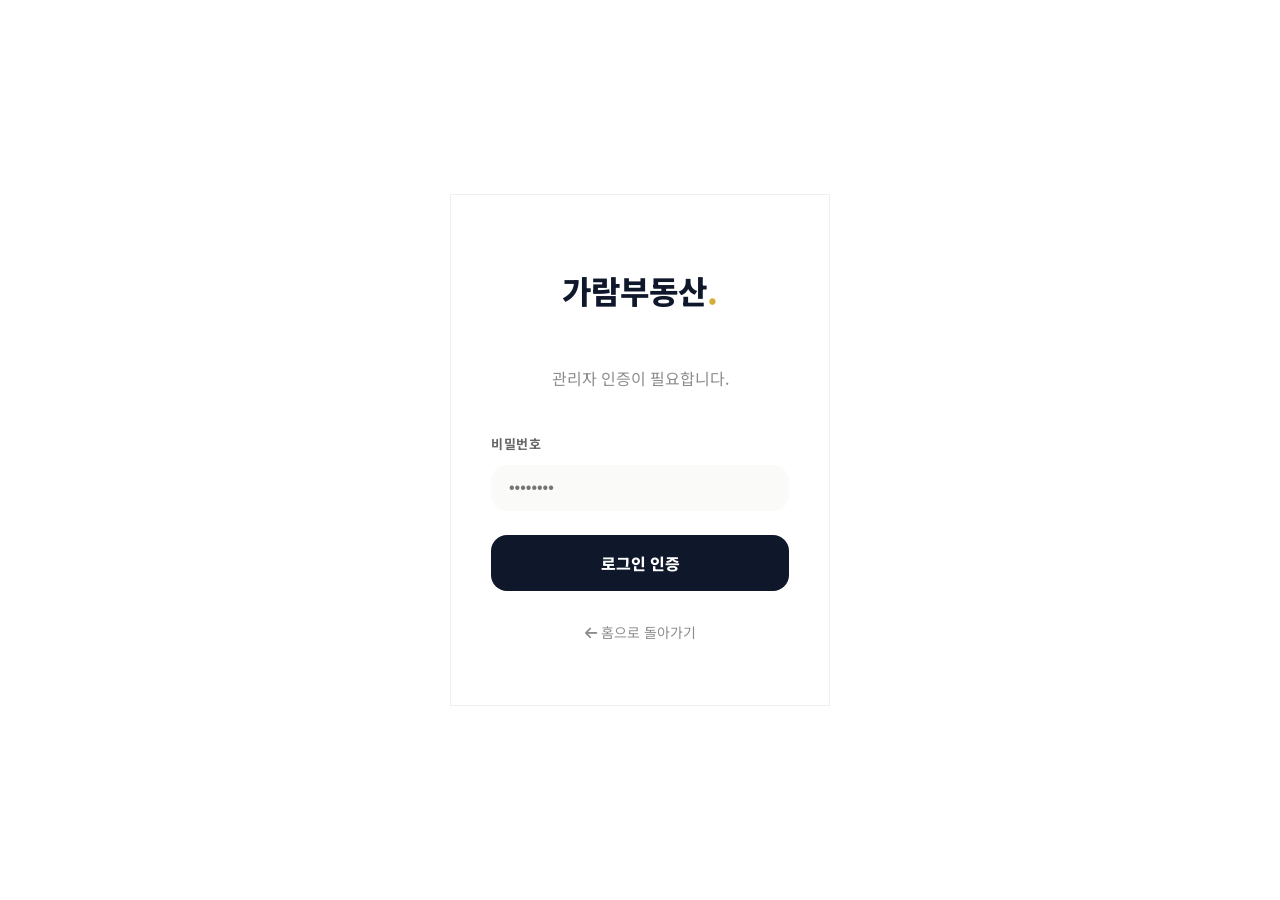
<file: admin-login.html>
<!DOCTYPE html>
<html lang="ko">
<head>
  <meta charset="UTF-8">
  <meta name="viewport" content="width=device-width, initial-scale=1.0">
  <title>관리자 로그인 | 가람부동산</title>
  
  <!-- 아이콘: FontAwesome -->
  <link rel="stylesheet" href="https://cdnjs.cloudflare.com/ajax/libs/font-awesome/6.4.0/css/all.min.css">
  <link rel="stylesheet" href="style.css">
  
  <style>
    body {
      background: var(--bg-alt);
      display: flex;
      align-items: center;
      justify-content: center;
      height: 100vh;
      margin: 0;
    }
    
    .login-container {
      width: 100%;
      max-width: 420px;
      padding: 20px;
    }
    
    .login-card {
      background: var(--bg-card);
      padding: 60px 40px;
      border-radius: var(--radius-2xl);
      box-shadow: var(--shadow-xl);
      border: 1px solid var(--border-subtle);
      text-align: center;
    }
    
    .login-card .nav-logo {
      font-size: 2rem;
      margin-bottom: 40px;
      display: inline-block;
    }
    
    .login-field {
      text-align: left;
      margin-bottom: 24px;
    }
    
    .login-field label {
      display: block;
      font-size: 0.8125rem;
      font-weight: 700;
      color: var(--text-secondary);
      margin-bottom: 10px;
      text-transform: uppercase;
      letter-spacing: 0.05em;
    }
    
    .login-input {
      width: 100%;
      padding: 14px 18px;
      background: var(--bg-primary);
      border: 1px solid var(--border-strong);
      border-radius: var(--radius-lg);
      font-size: 1rem;
      transition: var(--transition-base);
    }
    
    .login-input:focus {
      border-color: var(--accent-primary);
      box-shadow: 0 0 0 4px var(--accent-glow);
    }
    
    .btn-login {
      width: 100%;
      padding: 16px;
      background: var(--accent-navy);
      color: white;
      border: none;
      border-radius: var(--radius-lg);
      font-size: 1rem;
      font-weight: 800;
      cursor: pointer;
      transition: var(--transition-base);
    }
    
    .btn-login:hover {
      background: #1e293b;
      transform: translateY(-2px);
    }
    
    .error-msg {
      margin-top: 20px;
      color: #ef4444;
      font-size: 0.875rem;
      font-weight: 600;
      display: none;
    }
    
    .back-home {
      margin-top: 30px;
      display: inline-block;
      font-size: 0.875rem;
      color: var(--text-tertiary);
      transition: color 0.3s;
    }
    
    .back-home:hover {
      color: var(--accent-primary);
    }
  </style>
</head>
<body>

  <div class="login-container">
    <div class="login-card reveal visible">
      <a href="index.html" class="nav-logo">가람부동산<span>.</span></a>
      <p style="margin-bottom:40px; color:var(--text-tertiary);">관리자 인증이 필요합니다.</p>
      
      <div class="login-field">
        <label for="password">비밀번호</label>
        <input type="password" id="password" class="login-input" placeholder="••••••••" onkeypress="if(event.keyCode==13) login()">
      </div>
      
      <button class="btn-login" onclick="login()">로그인 인증</button>
      <div class="error-msg" id="error-msg"><i class="fa-solid fa-triangle-exclamation"></i> 비밀번호가 올바르지 않습니다.</div>
      
      <a href="index.html" class="back-home"><i class="fa-solid fa-arrow-left"></i> 홈으로 돌아가기</a>
    </div>
  </div>

  <script>
    function login() {
      const pw = document.getElementById('password').value;
      // 비밀번호 유지: 0130
      if(pw === '0130') {
        sessionStorage.setItem('isAdmin', 'true');
        window.location.href = 'admin.html';
      } else {
        const error = document.getElementById('error-msg');
        error.style.display = 'block';
        setTimeout(() => { error.style.display = 'none'; }, 3000);
      }
    }
  </script>

</body>
</html>
</file>
<file: style.css>
/* ========================================
   Design System - 가람부동산
   Modern, Light, Premium Aesthetic
   ======================================== */

/* --- Google Fonts --- */
@import url('https://fonts.googleapis.com/css2?family=Noto+Sans+KR:wght@300;400;500;600;700;800;900&family=Inter:wght@300;400;500;600;700;800;900&family=JetBrains+Mono:wght@400;500;600&display=swap');

/* --- CSS Custom Properties --- */
:root {
  /* Colors - Light Premium */
  --bg-primary: #FAFAF8;
  --bg-secondary: #F3F1EC;
  --bg-tertiary: #EDE9E0;
  --bg-card: #FFFFFF;
  --bg-card-hover: #FFFFFF;
  --bg-glass: rgba(255, 255, 255, 0.75);
  --bg-glass-hover: rgba(255, 255, 255, 0.9);
  
  --text-primary: #1a1a1a;
  --text-secondary: rgba(0, 0, 0, 0.6);
  --text-tertiary: rgba(0, 0, 0, 0.45);
  --text-muted: rgba(0, 0, 0, 0.25);
  
  --accent-primary: #D4AF37;
  --accent-primary-hover: #C9A02E;
  --accent-glow: rgba(212, 175, 55, 0.12);
  --accent-navy: #0F172A;
  --accent-navy-glow: rgba(15, 23, 42, 0.08);
  --accent-gradient: linear-gradient(135deg, #D4AF37 0%, #E8C959 100%);
  --accent-gradient-dark: linear-gradient(135deg, #0F172A 0%, #1E293B 100%);
  
  --border-subtle: rgba(0, 0, 0, 0.06);
  --border-light: rgba(0, 0, 0, 0.1);
  --border-accent: rgba(212, 175, 55, 0.3);
  
  /* Typography */
  --font-primary: 'Noto Sans KR', 'Inter', -apple-system, BlinkMacSystemFont, sans-serif;
  --font-mono: 'JetBrains Mono', monospace;
  
  /* Spacing */
  --section-padding: clamp(80px, 10vw, 140px);
  --container-max: 1200px;
  --container-padding: clamp(20px, 5vw, 60px);
  
  /* Border Radius */
  --radius-sm: 8px;
  --radius-md: 12px;
  --radius-lg: 16px;
  --radius-xl: 24px;
  --radius-full: 9999px;
  
  /* Transitions */
  --ease-out: cubic-bezier(0.16, 1, 0.3, 1);
  --ease-spring: cubic-bezier(0.34, 1.56, 0.64, 1);
  --transition-fast: 200ms var(--ease-out);
  --transition-base: 350ms var(--ease-out);
  --transition-slow: 600ms var(--ease-out);
  
  /* Shadows */
  --shadow-card: 0 2px 20px rgba(0, 0, 0, 0.06);
  --shadow-card-hover: 0 8px 40px rgba(0, 0, 0, 0.1);
  --shadow-elevated: 0 12px 48px rgba(0, 0, 0, 0.12);
  --shadow-glow: 0 0 40px rgba(212, 175, 55, 0.15);
}

/* --- Reset & Base --- */
*, *::before, *::after {
  margin: 0;
  padding: 0;
  box-sizing: border-box;
}

html {
  scroll-behavior: smooth;
  -webkit-font-smoothing: antialiased;
  -moz-osx-font-smoothing: grayscale;
}

body {
  font-family: var(--font-primary);
  background-color: var(--bg-primary);
  color: var(--text-primary);
  line-height: 1.7;
  overflow-x: hidden;
  font-weight: 400;
}

body.modal-open {
  overflow: hidden;
}

a {
  color: inherit;
  text-decoration: none;
}

img {
  max-width: 100%;
  height: auto;
  display: block;
}

button {
  cursor: pointer;
  font-family: inherit;
  border: none;
  background: none;
  color: inherit;
}

ul, ol {
  list-style: none;
}

/* --- Container --- */
.container {
  max-width: var(--container-max);
  margin: 0 auto;
  padding: 0 var(--container-padding);
}

/* --- Section Base --- */
.section {
  padding: var(--section-padding) 0;
  position: relative;
}

.section-label {
  font-family: var(--font-mono);
  font-size: 0.75rem;
  font-weight: 500;
  letter-spacing: 0.15em;
  text-transform: uppercase;
  color: var(--accent-primary);
  margin-bottom: 16px;
  display: flex;
  align-items: center;
  gap: 12px;
}

.section-label::before {
  content: '';
  width: 24px;
  height: 1px;
  background: var(--accent-primary);
}

.section-title {
  font-size: clamp(2rem, 4vw, 3rem);
  font-weight: 800;
  line-height: 1.2;
  letter-spacing: -0.02em;
  margin-bottom: 20px;
  color: var(--text-primary);
}

.section-desc {
  font-size: clamp(1rem, 1.5vw, 1.125rem);
  color: var(--text-secondary);
  max-width: 560px;
  line-height: 1.8;
}

/* ========================================
   Navigation
   ======================================== */
.navbar {
  position: fixed;
  top: 20px;
  left: 50%;
  transform: translateX(-50%);
  z-index: 1000;
  padding: 0;
}

.navbar-inner {
  display: flex;
  align-items: center;
  gap: 8px;
  padding: 8px 12px;
  background: var(--bg-glass);
  backdrop-filter: blur(20px) saturate(180%);
  -webkit-backdrop-filter: blur(20px) saturate(180%);
  border: 1px solid var(--border-subtle);
  border-radius: var(--radius-full);
  box-shadow: 0 4px 30px rgba(0, 0, 0, 0.08);
}

.nav-logo {
  font-size: 0.9375rem;
  font-weight: 800;
  padding: 8px 16px;
  white-space: nowrap;
  color: var(--accent-navy);
}

.nav-logo span {
  color: var(--accent-primary);
}

.nav-links {
  display: flex;
  align-items: center;
  gap: 2px;
}

.nav-link {
  font-size: 0.8125rem;
  font-weight: 500;
  padding: 8px 16px;
  border-radius: var(--radius-full);
  color: var(--text-secondary);
  transition: var(--transition-fast);
  white-space: nowrap;
}

.nav-link:hover {
  color: var(--text-primary);
  background: rgba(0, 0, 0, 0.04);
}

.nav-cta {
  font-size: 0.8125rem;
  font-weight: 600;
  padding: 8px 20px;
  border-radius: var(--radius-full);
  background: var(--accent-gradient-dark);
  color: white;
  transition: var(--transition-fast);
  white-space: nowrap;
  margin-left: 4px;
}

.nav-cta:hover {
  transform: scale(1.05);
  box-shadow: 0 4px 20px rgba(15, 23, 42, 0.25);
}

.nav-mobile-toggle {
  display: none;
  width: 36px;
  height: 36px;
  align-items: center;
  justify-content: center;
  border-radius: var(--radius-full);
  transition: var(--transition-fast);
}

.nav-mobile-toggle:hover {
  background: rgba(0, 0, 0, 0.04);
}

.hamburger {
  width: 18px;
  height: 14px;
  display: flex;
  flex-direction: column;
  justify-content: space-between;
}

.hamburger span {
  display: block;
  width: 100%;
  height: 2px;
  background: var(--text-primary);
  border-radius: 1px;
  transition: var(--transition-fast);
}

/* Mobile menu */
.mobile-menu {
  position: fixed;
  top: 0;
  left: 0;
  width: 100%;
  height: 100vh;
  background: rgba(250, 250, 248, 0.97);
  backdrop-filter: blur(30px);
  -webkit-backdrop-filter: blur(30px);
  z-index: 999;
  display: flex;
  flex-direction: column;
  justify-content: center;
  align-items: center;
  gap: 32px;
  opacity: 0;
  visibility: hidden;
  transition: var(--transition-base);
}

.mobile-menu.active {
  opacity: 1;
  visibility: visible;
}

.mobile-menu a {
  font-size: 1.5rem;
  font-weight: 600;
  color: var(--text-secondary);
  transition: var(--transition-fast);
}

.mobile-menu a:hover {
  color: var(--text-primary);
}

.mobile-close {
  position: absolute;
  top: 24px;
  right: 24px;
  width: 40px;
  height: 40px;
  display: flex;
  align-items: center;
  justify-content: center;
  font-size: 1.5rem;
  color: var(--text-secondary);
  cursor: pointer;
}

/* ========================================
   Hero Section
   ======================================== */
.hero {
  min-height: 100vh;
  display: flex;
  align-items: center;
  padding-top: 100px;
  position: relative;
  overflow: hidden;
}

.hero-bg-glow {
  position: absolute;
  width: 600px;
  height: 600px;
  border-radius: 50%;
  filter: blur(120px);
  opacity: 0.2;
  pointer-events: none;
}

.hero-bg-glow--gold {
  top: -20%;
  right: -10%;
  background: var(--accent-primary);
}

.hero-bg-glow--navy {
  bottom: -30%;
  left: -10%;
  background: var(--accent-navy);
  opacity: 0.06;
}

.hero .container {
  display: grid;
  grid-template-columns: 1fr 1fr;
  gap: 60px;
  align-items: center;
}

.hero-content {
  z-index: 2;
}

.hero-badge {
  display: inline-flex;
  align-items: center;
  gap: 8px;
  padding: 6px 16px 6px 8px;
  background: rgba(212, 175, 55, 0.08);
  border: 1px solid rgba(212, 175, 55, 0.2);
  border-radius: var(--radius-full);
  font-size: 0.8125rem;
  font-weight: 500;
  color: var(--accent-primary);
  margin-bottom: 32px;
  animation: fadeInUp 0.8s var(--ease-out) both;
}

.hero-badge .dot {
  width: 8px;
  height: 8px;
  border-radius: 50%;
  background: #22c55e;
  animation: pulse-dot 2s ease-in-out infinite;
}

.hero-subtitle {
  font-size: clamp(0.9375rem, 1.5vw, 1.125rem);
  color: var(--text-secondary);
  margin-bottom: 16px;
  animation: fadeInUp 0.8s var(--ease-out) 0.1s both;
}

.hero-title {
  font-size: clamp(2.5rem, 6vw, 4rem);
  font-weight: 900;
  line-height: 1.15;
  letter-spacing: -0.03em;
  margin-bottom: 28px;
  animation: fadeInUp 0.8s var(--ease-out) 0.2s both;
}

.hero-title .highlight {
  background: var(--accent-gradient);
  -webkit-background-clip: text;
  -webkit-text-fill-color: transparent;
  background-clip: text;
}

.hero-desc {
  font-size: clamp(0.9375rem, 1.3vw, 1.0625rem);
  color: var(--text-tertiary);
  line-height: 1.8;
  max-width: 440px;
  margin-bottom: 40px;
  animation: fadeInUp 0.8s var(--ease-out) 0.3s both;
}

.hero-actions {
  display: flex;
  align-items: center;
  gap: 16px;
  animation: fadeInUp 0.8s var(--ease-out) 0.4s both;
}

.hero-visual {
  position: relative;
  z-index: 2;
  animation: fadeIn 1.2s var(--ease-out) 0.4s both;
}

.hero-image-wrapper {
  position: relative;
  border-radius: var(--radius-xl);
  overflow: hidden;
  aspect-ratio: 4/5;
  box-shadow: var(--shadow-elevated);
}

.hero-image-wrapper::after {
  content: '';
  position: absolute;
  inset: 0;
  background: linear-gradient(180deg, transparent 60%, rgba(0, 0, 0, 0.15));
  pointer-events: none;
}

.hero-image-wrapper img {
  width: 100%;
  height: 100%;
  object-fit: cover;
}

.hero-image-glow {
  position: absolute;
  width: 100%;
  height: 100%;
  top: 20px;
  left: 20px;
  border-radius: var(--radius-xl);
  background: var(--accent-gradient);
  opacity: 0.12;
  filter: blur(40px);
  z-index: -1;
}

/* ========================================
   Search Box (Hero)
   ======================================== */
.search-container {
  margin-top: 40px;
  animation: fadeInUp 0.8s var(--ease-out) 0.5s both;
}

.search-box-grid {
  display: flex;
  gap: 12px;
  flex-wrap: wrap;
  align-items: flex-end;
}

.search-field {
  flex: 1;
  min-width: 120px;
}

.search-field label {
  display: block;
  font-size: 0.75rem;
  font-weight: 600;
  color: var(--text-tertiary);
  margin-bottom: 6px;
  text-transform: uppercase;
  letter-spacing: 0.05em;
}

.search-field select,
.search-field input {
  width: 100%;
  padding: 10px 14px;
  border: 1px solid var(--border-light);
  border-radius: var(--radius-sm);
  font-size: 0.875rem;
  font-family: inherit;
  background: var(--bg-card);
  color: var(--text-primary);
  transition: var(--transition-fast);
  appearance: none;
}

.search-field select:focus,
.search-field input:focus {
  outline: none;
  border-color: var(--accent-primary);
  box-shadow: 0 0 0 3px var(--accent-glow);
}

.search-btn {
  padding: 10px 24px;
  background: var(--accent-gradient-dark);
  color: white;
  border: none;
  border-radius: var(--radius-sm);
  font-size: 0.875rem;
  font-weight: 600;
  cursor: pointer;
  transition: var(--transition-fast);
  white-space: nowrap;
}

.search-btn:hover {
  transform: translateY(-1px);
  box-shadow: 0 4px 12px rgba(15, 23, 42, 0.2);
}

/* ========================================
   Stats Bar
   ======================================== */
.stats-bar {
  padding: 60px 0;
  border-top: 1px solid var(--border-subtle);
  border-bottom: 1px solid var(--border-subtle);
  background: var(--bg-secondary);
}

.stats-grid {
  display: grid;
  grid-template-columns: repeat(4, 1fr);
  gap: 40px;
}

.stat-item {
  text-align: center;
  position: relative;
}

.stat-item:not(:last-child)::after {
  content: '';
  position: absolute;
  right: -20px;
  top: 50%;
  transform: translateY(-50%);
  width: 1px;
  height: 50%;
  background: var(--border-subtle);
}

.stat-number {
  font-size: clamp(2rem, 4vw, 3rem);
  font-weight: 900;
  letter-spacing: -0.02em;
  background: var(--accent-gradient);
  -webkit-background-clip: text;
  -webkit-text-fill-color: transparent;
  background-clip: text;
  line-height: 1.2;
}

.stat-label {
  font-size: 0.875rem;
  color: var(--text-tertiary);
  margin-top: 8px;
  font-weight: 500;
}

/* ========================================
   Ticker / Scrolling Tags
   ======================================== */
.ticker-section {
  padding: 40px 0;
  overflow: hidden;
  border-top: 1px solid var(--border-subtle);
  border-bottom: 1px solid var(--border-subtle);
}

.ticker-track {
  display: flex;
  gap: 24px;
  animation: scroll-left 30s linear infinite;
  width: fit-content;
}

.ticker-item {
  font-size: clamp(1.5rem, 3vw, 2.5rem);
  font-weight: 800;
  white-space: nowrap;
  color: var(--text-muted);
  transition: color 0.3s ease;
}

.ticker-item:hover {
  color: var(--text-secondary);
}

.ticker-separator {
  color: var(--accent-primary);
  font-size: clamp(1.5rem, 3vw, 2.5rem);
}

/* ========================================
   Property Cards (Featured)
   ======================================== */
.property-grid {
  display: grid;
  grid-template-columns: repeat(3, 1fr);
  gap: 24px;
  margin-top: 60px;
}

.property-card {
  background: var(--bg-card);
  border: 1px solid var(--border-subtle);
  border-radius: var(--radius-lg);
  overflow: hidden;
  transition: var(--transition-base);
  cursor: pointer;
  position: relative;
}

.property-card:hover {
  transform: translateY(-6px);
  box-shadow: var(--shadow-card-hover);
  border-color: var(--border-accent);
}

.property-card .card-badge {
  position: absolute;
  top: 16px;
  left: 16px;
  padding: 4px 12px;
  border-radius: var(--radius-full);
  font-size: 0.75rem;
  font-weight: 700;
  color: white;
  z-index: 2;
  letter-spacing: 0.02em;
}

.property-card .card-img-wrapper {
  aspect-ratio: 16/10;
  overflow: hidden;
}

.property-card .card-img-wrapper img {
  width: 100%;
  height: 100%;
  object-fit: cover;
  transition: transform 0.6s var(--ease-out);
}

.property-card:hover .card-img-wrapper img {
  transform: scale(1.05);
}

.property-card .card-body {
  padding: 24px;
}

.property-card .card-price {
  font-size: 1.25rem;
  font-weight: 800;
  color: var(--accent-navy);
  margin-bottom: 8px;
}

.property-card .card-title {
  font-size: 1rem;
  font-weight: 600;
  margin-bottom: 6px;
  color: var(--text-primary);
}

.property-card .card-address {
  font-size: 0.8125rem;
  color: var(--text-tertiary);
  margin-bottom: 16px;
  display: flex;
  align-items: center;
  gap: 4px;
}

.property-card .card-features {
  display: flex;
  gap: 16px;
  font-size: 0.8125rem;
  color: var(--text-secondary);
  padding-top: 16px;
  border-top: 1px solid var(--border-subtle);
}

.property-card .card-features span {
  display: flex;
  align-items: center;
  gap: 6px;
}

.property-card .card-features i {
  color: var(--accent-primary);
  font-size: 0.75rem;
}

/* ========================================
   Process Section
   ======================================== */
.process-timeline {
  margin-top: 60px;
  position: relative;
}

.process-timeline::before {
  content: '';
  position: absolute;
  top: 0;
  left: 32px;
  width: 1px;
  height: 100%;
  background: linear-gradient(180deg, var(--accent-primary), var(--accent-navy), transparent);
}

.process-step {
  display: flex;
  gap: 40px;
  padding: 40px 0;
  position: relative;
}

.process-step:not(:last-child) {
  border-bottom: 1px solid var(--border-subtle);
}

.process-marker {
  position: relative;
  z-index: 2;
  flex-shrink: 0;
}

.process-marker .number {
  width: 64px;
  height: 64px;
  border-radius: 50%;
  background: var(--bg-primary);
  border: 2px solid var(--accent-primary);
  display: flex;
  align-items: center;
  justify-content: center;
  font-family: var(--font-mono);
  font-size: 1.125rem;
  font-weight: 700;
  color: var(--accent-primary);
  transition: var(--transition-base);
}

.process-step:hover .process-marker .number {
  background: var(--accent-glow);
  border-color: var(--accent-primary-hover);
  box-shadow: 0 0 20px var(--accent-glow);
}

.process-content h3 {
  font-size: 1.25rem;
  font-weight: 700;
  margin-bottom: 8px;
}

.process-content p {
  color: var(--text-tertiary);
  font-size: 0.9375rem;
  line-height: 1.7;
  max-width: 500px;
}

/* ========================================
   Blog Section
   ======================================== */
.blog-grid {
  display: grid;
  grid-template-columns: repeat(3, 1fr);
  gap: 24px;
  margin-top: 60px;
}

.blog-card {
  background: var(--bg-card);
  border: 1px solid var(--border-subtle);
  border-radius: var(--radius-lg);
  overflow: hidden;
  transition: var(--transition-base);
}

.blog-card:hover {
  transform: translateY(-4px);
  box-shadow: var(--shadow-card-hover);
}

.blog-card img {
  width: 100%;
  aspect-ratio: 16/10;
  object-fit: cover;
}

.blog-card-content {
  padding: 24px;
}

.blog-card-content .blog-category {
  display: inline-block;
  padding: 3px 10px;
  background: var(--accent-glow);
  color: var(--accent-primary);
  border-radius: var(--radius-full);
  font-size: 0.75rem;
  font-weight: 600;
  margin-bottom: 12px;
}

.blog-card-content h3 {
  font-size: 1.125rem;
  font-weight: 700;
  margin-bottom: 8px;
  line-height: 1.4;
}

.blog-card-content p {
  font-size: 0.875rem;
  color: var(--text-tertiary);
  line-height: 1.6;
  margin-bottom: 16px;
  display: -webkit-box;
  -webkit-line-clamp: 2;
  -webkit-box-orient: vertical;
  overflow: hidden;
}

.blog-card-content .blog-more {
  font-size: 0.8125rem;
  font-weight: 600;
  color: var(--accent-primary);
  display: inline-flex;
  align-items: center;
  gap: 6px;
  transition: var(--transition-fast);
}

.blog-card-content .blog-more:hover {
  gap: 10px;
}

/* ========================================
   FAQ Section
   ======================================== */
.faq-list {
  margin-top: 60px;
  max-width: 800px;
}

.faq-item {
  border-bottom: 1px solid var(--border-subtle);
}

.faq-question {
  width: 100%;
  display: flex;
  align-items: center;
  justify-content: space-between;
  padding: 24px 0;
  font-size: 1.0625rem;
  font-weight: 600;
  text-align: left;
  color: var(--text-primary);
  transition: var(--transition-fast);
}

.faq-question:hover {
  color: var(--accent-primary);
}

.faq-icon {
  width: 32px;
  height: 32px;
  border-radius: 50%;
  border: 1px solid var(--border-light);
  display: flex;
  align-items: center;
  justify-content: center;
  flex-shrink: 0;
  transition: var(--transition-base);
  font-size: 1.25rem;
  color: var(--text-tertiary);
}

.faq-item.active .faq-icon {
  background: var(--accent-glow);
  border-color: var(--accent-primary);
  color: var(--accent-primary);
  transform: rotate(45deg);
}

.faq-answer {
  max-height: 0;
  overflow: hidden;
  transition: max-height 0.4s var(--ease-out);
}

.faq-answer-inner {
  padding: 0 0 24px 0;
  font-size: 0.9375rem;
  color: var(--text-tertiary);
  line-height: 1.8;
}

.faq-item.active .faq-answer {
  max-height: 300px;
}

/* ========================================
   CTA Section
   ======================================== */
.cta-section {
  padding: var(--section-padding) 0;
  position: relative;
  overflow: hidden;
}

.cta-card {
  position: relative;
  padding: 80px 60px;
  background: var(--accent-gradient-dark);
  border-radius: var(--radius-xl);
  text-align: center;
  overflow: hidden;
  color: white;
}

.cta-glow {
  position: absolute;
  width: 400px;
  height: 400px;
  border-radius: 50%;
  filter: blur(100px);
  opacity: 0.15;
  pointer-events: none;
}

.cta-glow--1 {
  top: -200px;
  left: -100px;
  background: var(--accent-primary);
}

.cta-glow--2 {
  bottom: -200px;
  right: -100px;
  background: var(--accent-primary);
}

.cta-title {
  font-size: clamp(1.75rem, 3.5vw, 2.5rem);
  font-weight: 800;
  letter-spacing: -0.02em;
  margin-bottom: 16px;
  position: relative;
  z-index: 1;
}

.cta-desc {
  font-size: 1.0625rem;
  color: rgba(255, 255, 255, 0.7);
  margin-bottom: 40px;
  position: relative;
  z-index: 1;
}

.cta-actions {
  display: flex;
  justify-content: center;
  gap: 16px;
  flex-wrap: wrap;
  position: relative;
  z-index: 1;
}

.cta-phone {
  display: flex;
  align-items: center;
  gap: 8px;
  font-size: 1.5rem;
  font-weight: 800;
  margin-top: 32px;
  position: relative;
  z-index: 1;
  justify-content: center;
  background: var(--accent-gradient);
  -webkit-background-clip: text;
  -webkit-text-fill-color: transparent;
  background-clip: text;
}

/* ========================================
   Footer
   ======================================== */
.footer {
  padding: 60px 0 40px;
  border-top: 1px solid var(--border-subtle);
  background: var(--accent-navy);
  color: white;
}

.footer-grid {
  display: grid;
  grid-template-columns: 2fr 1fr 1fr 1fr;
  gap: 60px;
  margin-bottom: 48px;
}

.footer-brand .nav-logo {
  color: white;
}

.footer-brand p {
  font-size: 0.875rem;
  color: rgba(255, 255, 255, 0.5);
  line-height: 1.8;
  margin-top: 16px;
  max-width: 300px;
}

.footer-col h4 {
  font-size: 0.8125rem;
  font-weight: 700;
  letter-spacing: 0.05em;
  text-transform: uppercase;
  color: rgba(255, 255, 255, 0.7);
  margin-bottom: 20px;
}

.footer-col a {
  display: block;
  font-size: 0.875rem;
  color: rgba(255, 255, 255, 0.45);
  padding: 4px 0;
  transition: var(--transition-fast);
}

.footer-col a:hover {
  color: white;
}

.footer-bottom {
  display: flex;
  justify-content: space-between;
  align-items: center;
  padding-top: 32px;
  border-top: 1px solid rgba(255, 255, 255, 0.1);
  font-size: 0.8125rem;
  color: rgba(255, 255, 255, 0.3);
}

/* ========================================
   Buttons
   ======================================== */
.btn {
  display: inline-flex;
  align-items: center;
  gap: 8px;
  font-weight: 600;
  border-radius: var(--radius-full);
  transition: var(--transition-base);
  white-space: nowrap;
  position: relative;
  overflow: hidden;
}

.btn-primary {
  padding: 14px 32px;
  font-size: 0.9375rem;
  background: var(--accent-gradient-dark);
  color: white;
  box-shadow: 0 4px 20px rgba(15, 23, 42, 0.2);
}

.btn-primary:hover {
  transform: translateY(-2px);
  box-shadow: 0 8px 30px rgba(15, 23, 42, 0.3);
}

.btn-secondary {
  padding: 14px 32px;
  font-size: 0.9375rem;
  background: transparent;
  border: 1px solid var(--border-light);
  color: var(--text-secondary);
}

.btn-secondary:hover {
  background: rgba(0, 0, 0, 0.03);
  border-color: var(--accent-primary);
  color: var(--text-primary);
}

.btn-gold {
  padding: 14px 32px;
  font-size: 0.9375rem;
  background: var(--accent-gradient);
  color: white;
  box-shadow: 0 4px 20px rgba(212, 175, 55, 0.25);
}

.btn-gold:hover {
  transform: translateY(-2px);
  box-shadow: 0 8px 30px rgba(212, 175, 55, 0.35);
}

/* ========================================
   Property Modal
   ======================================== */
.modal-overlay {
  display: none;
  position: fixed;
  inset: 0;
  background: rgba(0, 0, 0, 0.5);
  backdrop-filter: blur(4px);
  z-index: 2000;
  justify-content: center;
  align-items: center;
  padding: 20px;
}

.modal-overlay.active {
  display: flex;
}

.modal-content {
  background: var(--bg-card);
  border-radius: var(--radius-xl);
  max-width: 700px;
  width: 100%;
  max-height: 90vh;
  overflow-y: auto;
  box-shadow: var(--shadow-elevated);
  position: relative;
}

.modal-close {
  position: absolute;
  top: 16px;
  right: 16px;
  width: 36px;
  height: 36px;
  border-radius: 50%;
  background: rgba(0, 0, 0, 0.5);
  color: white;
  display: flex;
  align-items: center;
  justify-content: center;
  font-size: 1.125rem;
  cursor: pointer;
  z-index: 10;
  border: none;
  transition: var(--transition-fast);
}

.modal-close:hover {
  background: rgba(0, 0, 0, 0.7);
}

.modal-img {
  width: 100%;
  aspect-ratio: 16/10;
  object-fit: cover;
  border-radius: var(--radius-xl) var(--radius-xl) 0 0;
}

.modal-body {
  padding: 32px;
}

.modal-badge {
  display: inline-block;
  padding: 4px 12px;
  border-radius: var(--radius-full);
  font-size: 0.75rem;
  font-weight: 700;
  color: white;
  margin-bottom: 12px;
}

.modal-title {
  font-size: 1.5rem;
  font-weight: 800;
  margin-bottom: 8px;
}

.modal-address {
  font-size: 0.875rem;
  color: var(--text-tertiary);
  margin-bottom: 20px;
}

.modal-price-section {
  display: flex;
  align-items: baseline;
  gap: 8px;
  margin-bottom: 24px;
  padding-bottom: 24px;
  border-bottom: 1px solid var(--border-subtle);
}

.modal-price-label {
  font-size: 0.8125rem;
  color: var(--text-tertiary);
}

.modal-price-value {
  font-size: 1.75rem;
  font-weight: 900;
  color: var(--accent-navy);
}

.modal-specs {
  display: grid;
  grid-template-columns: repeat(3, 1fr);
  gap: 16px;
  margin-bottom: 24px;
}

.modal-spec-item {
  text-align: center;
  padding: 16px;
  background: var(--bg-secondary);
  border-radius: var(--radius-md);
}

.modal-spec-item .spec-value {
  font-size: 1.25rem;
  font-weight: 700;
  color: var(--text-primary);
}

.modal-spec-item .spec-label {
  font-size: 0.75rem;
  color: var(--text-tertiary);
  margin-top: 4px;
}

.modal-desc-section {
  margin-bottom: 24px;
}

.modal-desc-section h4 {
  font-size: 1rem;
  font-weight: 700;
  margin-bottom: 8px;
}

.modal-desc-section p {
  font-size: 0.9375rem;
  color: var(--text-secondary);
  line-height: 1.7;
}

.modal-actions {
  display: flex;
  gap: 12px;
}

.modal-actions .btn {
  flex: 1;
  justify-content: center;
  padding: 14px 20px;
  font-size: 0.9375rem;
  border-radius: var(--radius-md);
}

/* ========================================
   Scroll Reveal Animation
   ======================================== */
.reveal {
  opacity: 0;
  transform: translateY(30px);
  transition: opacity 0.7s var(--ease-out), transform 0.7s var(--ease-out);
}

.reveal.visible {
  opacity: 1;
  transform: translateY(0);
}

.reveal-delay-1 { transition-delay: 0.1s; }
.reveal-delay-2 { transition-delay: 0.2s; }
.reveal-delay-3 { transition-delay: 0.3s; }
.reveal-delay-4 { transition-delay: 0.4s; }

/* ========================================
   Floating CTA Button
   ======================================== */
.floating-cta {
  position: fixed;
  bottom: 32px;
  right: 32px;
  z-index: 900;
  display: flex;
  align-items: center;
  gap: 10px;
  padding: 16px 28px;
  background: var(--accent-gradient-dark);
  color: white;
  border-radius: var(--radius-full);
  font-size: 0.9375rem;
  font-weight: 700;
  box-shadow: 0 8px 32px rgba(15, 23, 42, 0.3);
  transition: var(--transition-base);
  animation: float 3s ease-in-out infinite;
}

.floating-cta:hover {
  transform: scale(1.05);
  box-shadow: 0 12px 40px rgba(15, 23, 42, 0.4);
}

/* ========================================
   Keyframes
   ======================================== */
@keyframes fadeInUp {
  from { opacity: 0; transform: translateY(24px); }
  to { opacity: 1; transform: translateY(0); }
}

@keyframes fadeIn {
  from { opacity: 0; }
  to { opacity: 1; }
}

@keyframes pulse-dot {
  0%, 100% { opacity: 1; transform: scale(1); }
  50% { opacity: 0.5; transform: scale(0.85); }
}

@keyframes float {
  0%, 100% { transform: translateY(0px); }
  50% { transform: translateY(-10px); }
}

@keyframes scroll-left {
  0% { transform: translateX(0); }
  100% { transform: translateX(-50%); }
}

/* ========================================
   Responsive
   ======================================== */
@media (max-width: 1024px) {
  .hero .container {
    grid-template-columns: 1fr;
    gap: 48px;
    text-align: center;
  }
  .hero-content { order: 1; }
  .hero-visual { order: 0; max-width: 400px; margin: 0 auto; }
  .hero-desc { margin-left: auto; margin-right: auto; }
  .hero-actions { justify-content: center; }
  .search-box-grid { justify-content: center; }
  .property-grid { grid-template-columns: repeat(2, 1fr); }
  .blog-grid { grid-template-columns: repeat(2, 1fr); }
  .footer-grid { grid-template-columns: 1fr 1fr; gap: 40px; }
}

@media (max-width: 768px) {
  .nav-links { display: none; }
  .nav-cta { display: none; }
  .nav-mobile-toggle { display: flex; }
  .stats-grid { grid-template-columns: repeat(2, 1fr); gap: 32px; }
  .stat-item:not(:last-child)::after { display: none; }
  .property-grid { grid-template-columns: 1fr; }
  .blog-grid { grid-template-columns: 1fr; }
  .process-timeline::before { display: none; }
  .process-step { flex-direction: column; gap: 16px; text-align: center; align-items: center; }
  .cta-card { padding: 48px 24px; }
  .footer-grid { grid-template-columns: 1fr; gap: 32px; }
  .footer-bottom { flex-direction: column; gap: 12px; text-align: center; }
  .floating-cta { bottom: 20px; right: 20px; padding: 14px 24px; font-size: 0.875rem; }
  .modal-specs { grid-template-columns: 1fr; }
  .modal-actions { flex-direction: column; }
  .search-box-grid { flex-direction: column; }
}

@media (max-width: 480px) {
  .hero-actions { flex-direction: column; width: 100%; }
  .hero-actions .btn { width: 100%; justify-content: center; }
  .cta-actions { flex-direction: column; align-items: center; }
}

/* --- Inquiry Contact Form --- */
.contact-form-section {
  padding: var(--section-padding) 0;
  background-color: var(--bg-primary);
}

.contact-container {
  display: grid;
  grid-template-columns: 1fr 1.5fr;
  gap: 40px;
  margin-top: 50px;
}

.contact-info-card {
  background: var(--accent-gradient-dark);
  color: white;
  padding: 40px;
  border-radius: var(--radius-lg);
  display: flex;
  flex-direction: column;
  gap: 30px;
}

.info-item {
  display: flex;
  gap: 20px;
}

.info-icon {
  width: 48px;
  height: 48px;
  background: rgba(255, 255, 255, 0.1);
  border-radius: var(--radius-sm);
  display: flex;
  align-items: center;
  justify-content: center;
  font-size: 20px;
  color: var(--accent-primary);
}

.info-text h4 {
  font-size: 1.1rem;
  margin-bottom: 5px;
}

.info-text p {
  font-size: 0.9rem;
  opacity: 0.8;
  line-height: 1.5;
}

.contact-form {
  background: var(--bg-card);
  padding: 40px;
  border-radius: var(--radius-lg);
  box-shadow: var(--shadow-card);
  border: 1px solid var(--border-subtle);
}

.form-grid {
  display: grid;
  grid-template-columns: 1fr 1fr;
  gap: 20px;
}

.form-group {
  margin-bottom: 20px;
}

.form-group label {
  display: block;
  font-size: 0.875rem;
  font-weight: 600;
  margin-bottom: 8px;
  color: var(--text-primary);
}

.form-group input,
.form-group select,
.form-group textarea {
  width: 100%;
  padding: 12px 16px;
  border: 1px solid var(--border-light);
  border-radius: var(--radius-sm);
  background: var(--bg-primary);
  font-family: inherit;
  font-size: 0.9375rem;
  transition: var(--transition-fast);
}

.form-group input:focus,
.form-group select:focus,
.form-group textarea:focus {
  outline: none;
  border-color: var(--accent-primary);
  box-shadow: 0 0 0 3px var(--accent-glow);
}

.submit-btn {
  width: 100%;
  padding: 14px;
  font-weight: 700;
  display: flex;
  align-items: center;
  justify-content: center;
  gap: 10px;
  margin-top: 10px;
}

@media (max-width: 768px) {
  .contact-container {
    grid-template-columns: 1fr;
  }
  .form-grid {
    grid-template-columns: 1fr;
  }
}
</file>
